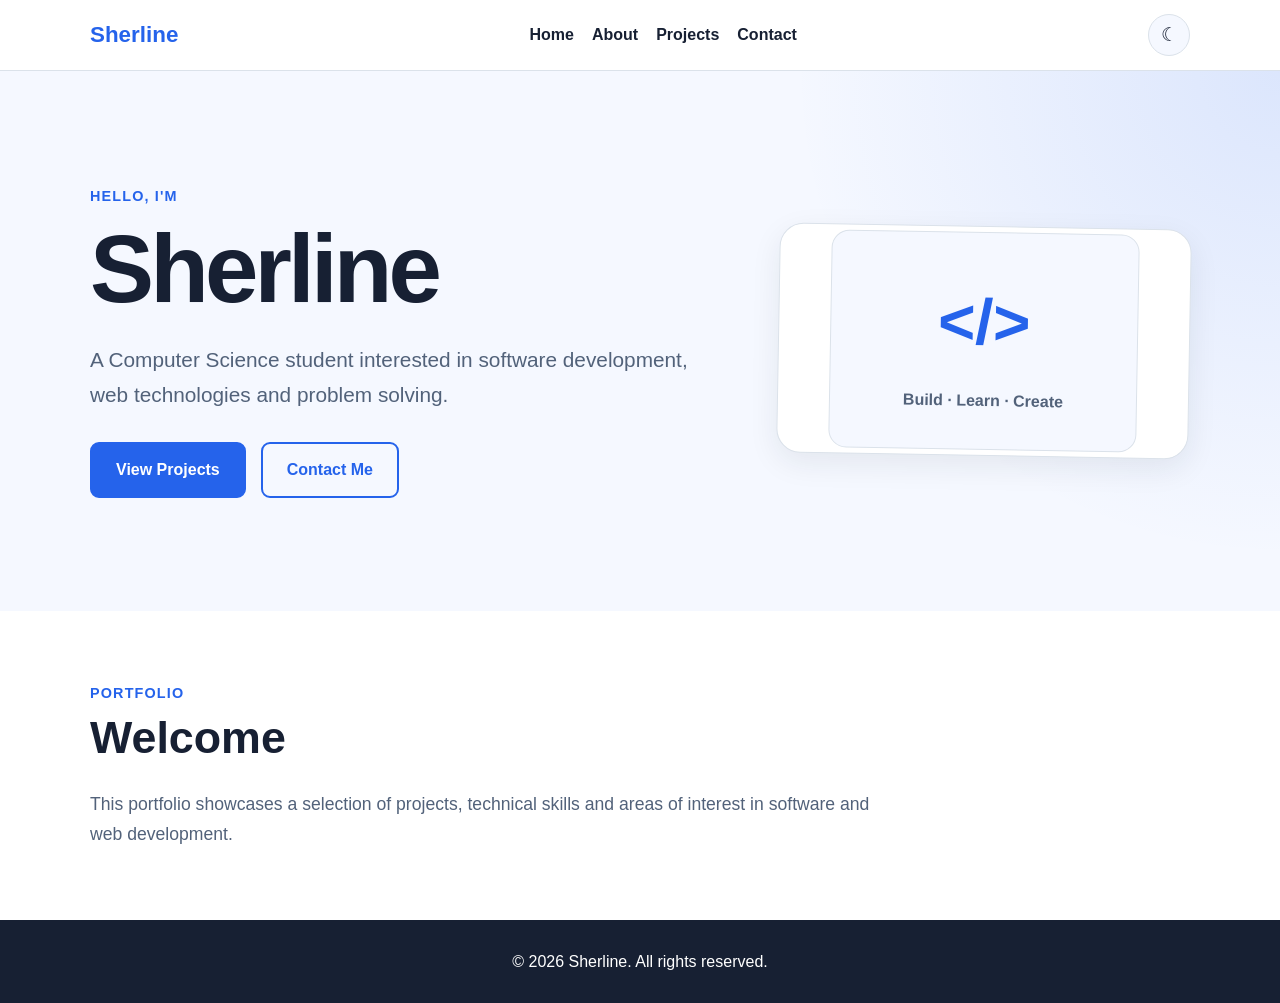
<file: index.html>
<!DOCTYPE html>
<html lang="en">

<head>
    <meta charset="UTF-8">
    <meta name="viewport" content="width=device-width, initial-scale=1.0">

    <meta name="description"
        content="Personal portfolio of Sherline showcasing skills, projects and interests.">

    <meta name="author" content="Sherline">

    <title>Sherline | Portfolio</title>

    <link rel="stylesheet" href="css/style.css">
</head>

<body>

    <header class="site-header">

        <div class="container header-content">

            <a href="index.html" class="logo" aria-label="Sherline portfolio home">
                Sherline
            </a>

            <nav aria-label="Main navigation">

                <ul class="nav-list">

                    <li>
                        <a href="index.html" aria-current="page">Home</a>
                    </li>

                    <li>
                        <a href="about.html">About</a>
                    </li>

                    <li>
                        <a href="projects.html">Projects</a>
                    </li>

                    <li>
                        <a href="contact.html">Contact</a>
                    </li>

                </ul>

            </nav>

            <button
                type="button"
                class="theme-toggle"
                id="themeToggle"
                aria-label="Switch to dark mode"
                aria-pressed="false">
                ☾
            </button>

        </div>

    </header>


    <main>

        <section class="hero" aria-labelledby="hero-title">

            <div class="container hero-grid">

                <div class="hero-content">

                    <p class="intro">Hello, I'm</p>

                    <h1 id="hero-title">Sherline</h1>

                    <p class="hero-text">
                        A Computer Science student interested in software
                        development, web technologies and problem solving.
                    </p>

                    <div class="hero-buttons">

                        <a href="projects.html" class="button">
                            View Projects
                        </a>

                        <a href="contact.html" class="button button-outline">
                            Contact Me
                        </a>

                    </div>

                </div>


                <div class="hero-card" aria-hidden="true">

                    <div class="hero-card-inner">
                        <span>&lt;/&gt;</span>
                        <p>Build · Learn · Create</p>
                    </div>

                </div>

            </div>

        </section>


        <section class="section" aria-labelledby="welcome-title">

            <div class="container">

                <div class="section-heading">

                    <p class="section-label">Portfolio</p>

                    <h2 id="welcome-title">Welcome</h2>

                </div>

                <p class="section-intro">
                    This portfolio showcases a selection of projects,
                    technical skills and areas of interest in software
                    and web development.
                </p>

            </div>

        </section>

    </main>


    <footer class="site-footer">

        <div class="container">

            <p>
                &copy; 2026 Sherline. All rights reserved.
            </p>

        </div>

    </footer>


    <script src="js/script.js"></script>

</body>

</html>
</file>
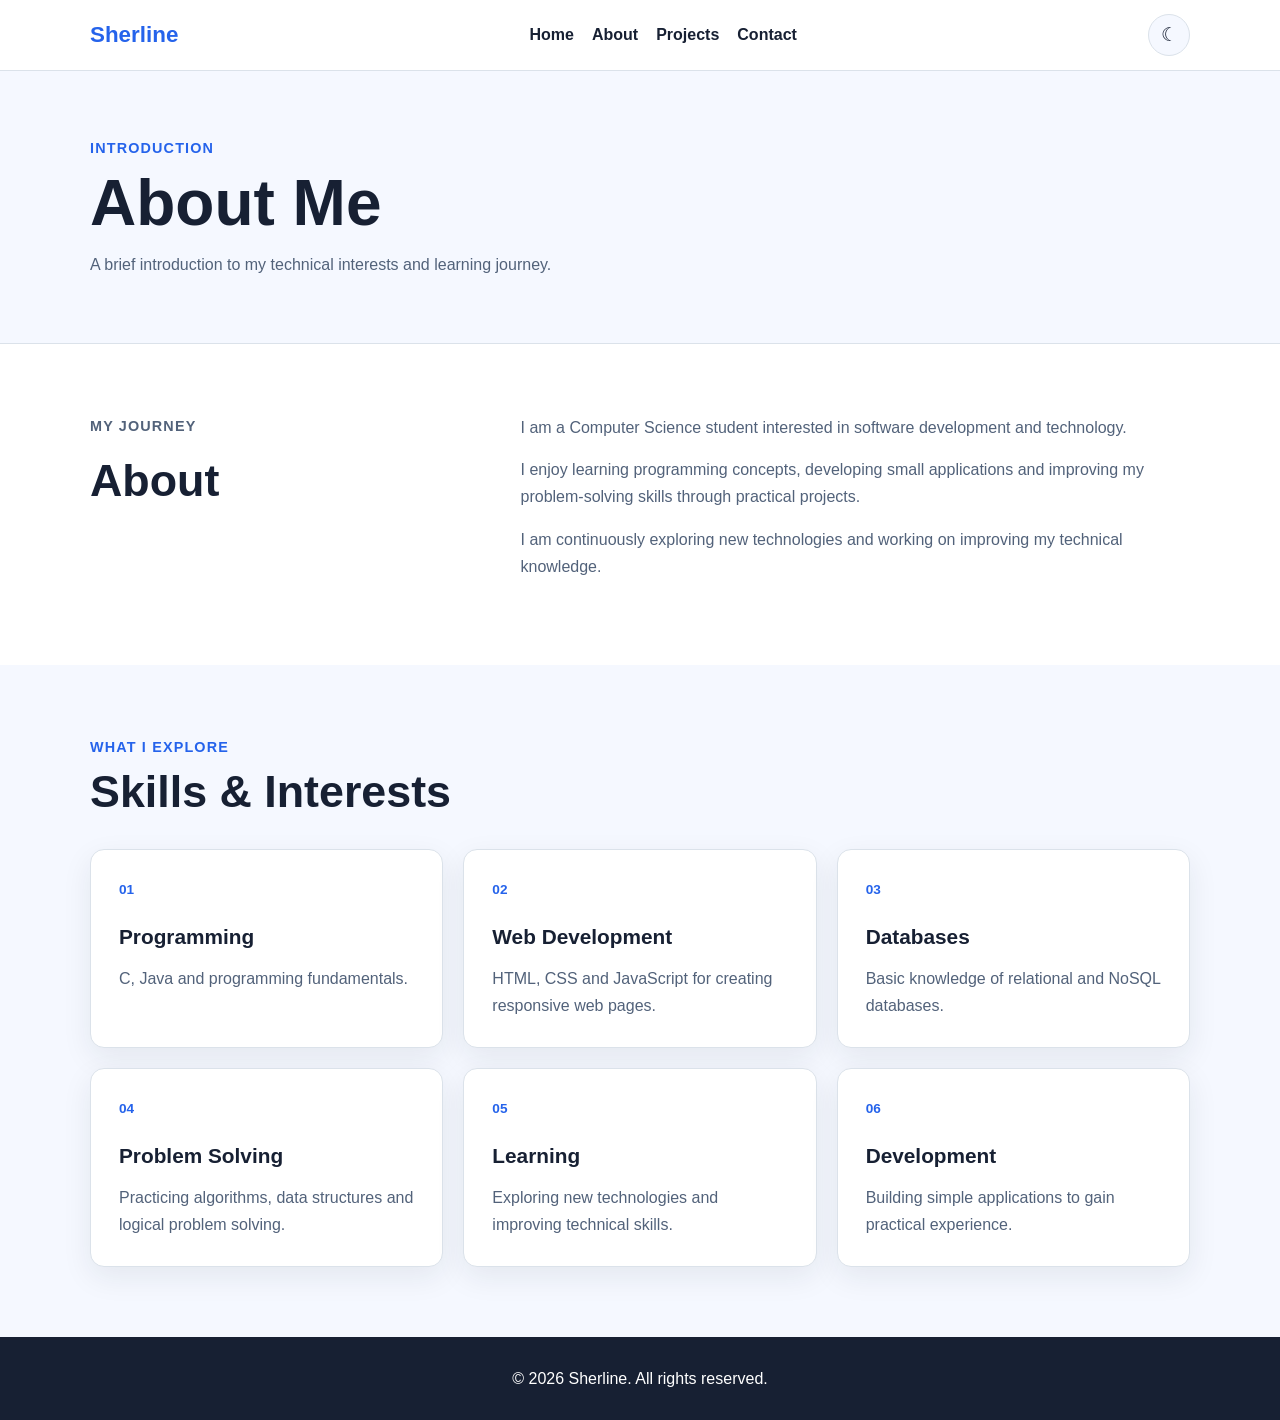
<file: about.html>
<!DOCTYPE html>
<html lang="en">

<head>
    <meta charset="UTF-8">
    <meta name="viewport" content="width=device-width, initial-scale=1.0">

    <meta name="description"
        content="About Sherline, including technical skills and areas of interest.">

    <meta name="author" content="Sherline">

    <title>About | Sherline</title>

    <link rel="stylesheet" href="css/style.css">
</head>

<body>

    <header class="site-header">

        <div class="container header-content">

            <a href="index.html" class="logo" aria-label="Sherline portfolio home">
                Sherline
            </a>

            <nav aria-label="Main navigation">

                <ul class="nav-list">

                    <li>
                        <a href="index.html">Home</a>
                    </li>

                    <li>
                        <a href="about.html" aria-current="page">About</a>
                    </li>

                    <li>
                        <a href="projects.html">Projects</a>
                    </li>

                    <li>
                        <a href="contact.html">Contact</a>
                    </li>

                </ul>

            </nav>

            <button
                type="button"
                class="theme-toggle"
                id="themeToggle"
                aria-label="Switch to dark mode"
                aria-pressed="false">
                ☾
            </button>

        </div>

    </header>


    <main>

        <section class="page-header" aria-labelledby="about-title">

            <div class="container">

                <p class="section-label">Introduction</p>

                <h1 id="about-title">About Me</h1>

                <p>
                    A brief introduction to my technical interests and
                    learning journey.
                </p>

            </div>

        </section>


        <section class="section" aria-labelledby="about-section-title">

            <div class="container about-grid">

                <div>

                    <p class="section-label">My Journey</p>

                    <h2 id="about-section-title">About</h2>

                </div>

                <div>

                    <p>
                        I am a Computer Science student interested in
                        software development and technology.
                    </p>

                    <p>
                        I enjoy learning programming concepts, developing
                        small applications and improving my problem-solving
                        skills through practical projects.
                    </p>

                    <p>
                        I am continuously exploring new technologies and
                        working on improving my technical knowledge.
                    </p>

                </div>

            </div>

        </section>


        <section class="section light-section" aria-labelledby="skills-title">

            <div class="container">

                <div class="section-heading">

                    <p class="section-label">What I Explore</p>

                    <h2 id="skills-title">Skills & Interests</h2>

                </div>


                <div class="card-grid">

                    <article class="card">

                        <span class="card-number">01</span>

                        <h3>Programming</h3>

                        <p>
                            C, Java and programming fundamentals.
                        </p>

                    </article>


                    <article class="card">

                        <span class="card-number">02</span>

                        <h3>Web Development</h3>

                        <p>
                            HTML, CSS and JavaScript for creating
                            responsive web pages.
                        </p>

                    </article>


                    <article class="card">

                        <span class="card-number">03</span>

                        <h3>Databases</h3>

                        <p>
                            Basic knowledge of relational and
                            NoSQL databases.
                        </p>

                    </article>


                    <article class="card">

                        <span class="card-number">04</span>

                        <h3>Problem Solving</h3>

                        <p>
                            Practicing algorithms, data structures
                            and logical problem solving.
                        </p>

                    </article>


                    <article class="card">

                        <span class="card-number">05</span>

                        <h3>Learning</h3>

                        <p>
                            Exploring new technologies and improving
                            technical skills.
                        </p>

                    </article>


                    <article class="card">

                        <span class="card-number">06</span>

                        <h3>Development</h3>

                        <p>
                            Building simple applications to gain
                            practical experience.
                        </p>

                    </article>

                </div>

            </div>

        </section>

    </main>


    <footer class="site-footer">

        <div class="container">

            <p>
                &copy; 2026 Sherline. All rights reserved.
            </p>

        </div>

    </footer>


    <script src="js/script.js"></script>

</body>

</html>
</file>
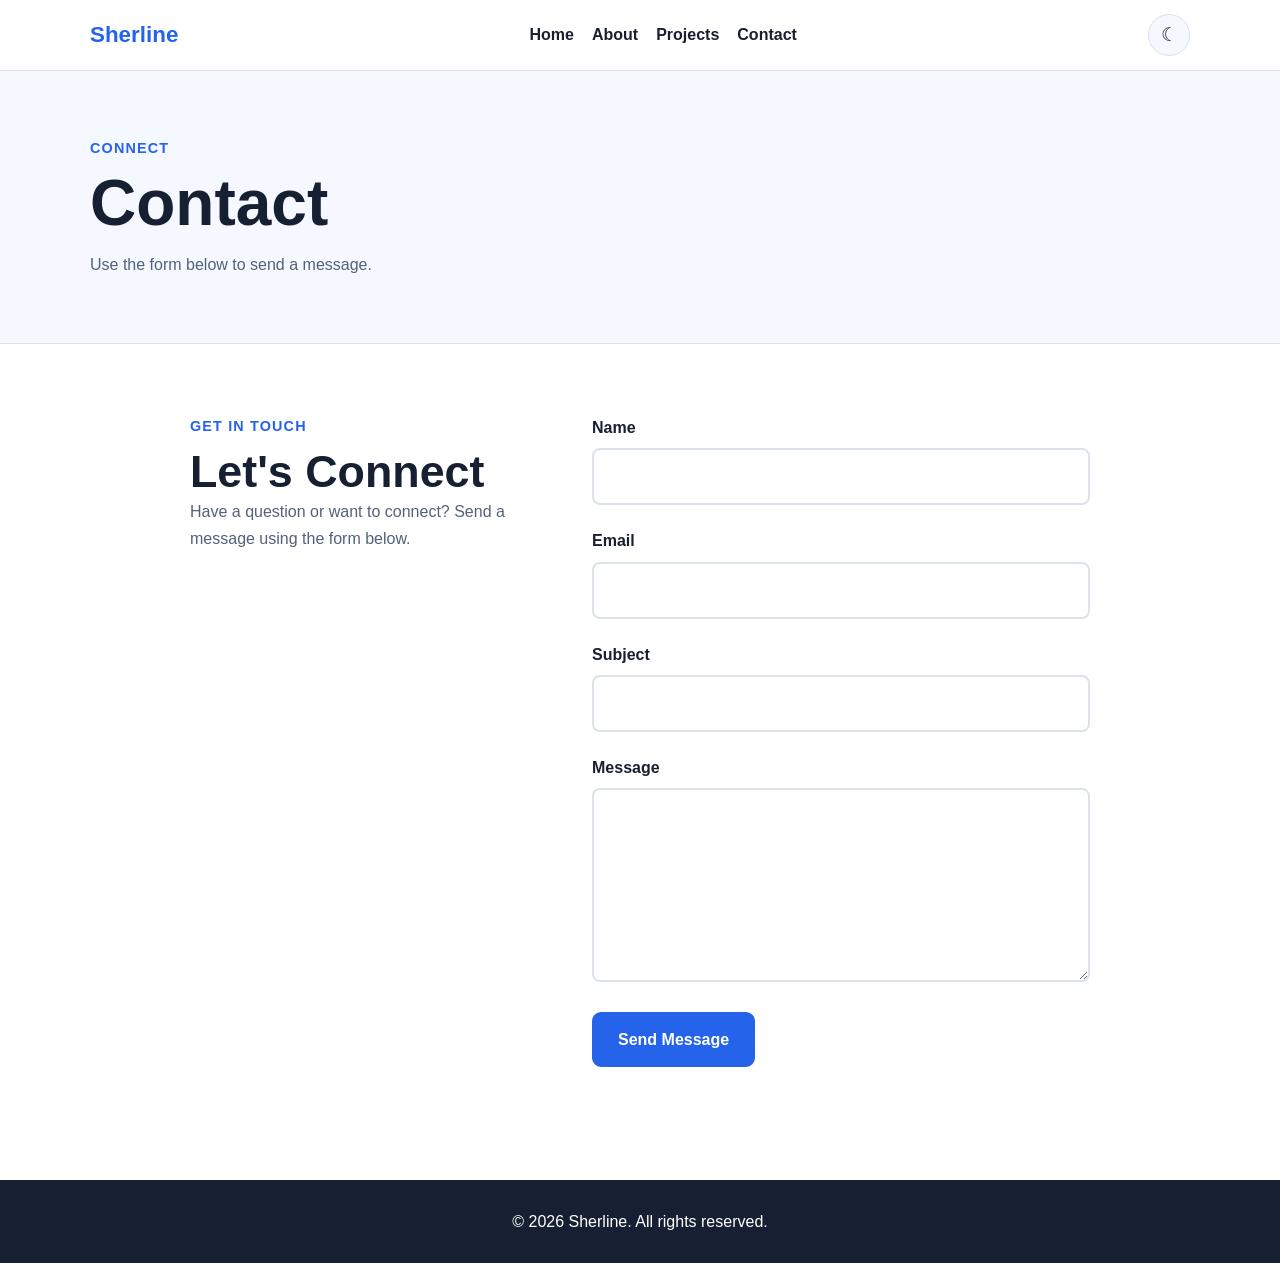
<file: contact.html>
<!DOCTYPE html>
<html lang="en">

<head>
    <meta charset="UTF-8">
    <meta name="viewport" content="width=device-width, initial-scale=1.0">

    <meta name="description"
        content="Contact form for the Sherline portfolio.">

    <meta name="author" content="Sherline">

    <title>Contact | Sherline</title>

    <link rel="stylesheet" href="css/style.css">
</head>

<body>

    <header class="site-header">

        <div class="container header-content">

            <a href="index.html" class="logo" aria-label="Sherline portfolio home">
                Sherline
            </a>

            <nav aria-label="Main navigation">

                <ul class="nav-list">

                    <li>
                        <a href="index.html">Home</a>
                    </li>

                    <li>
                        <a href="about.html">About</a>
                    </li>

                    <li>
                        <a href="projects.html">Projects</a>
                    </li>

                    <li>
                        <a href="contact.html" aria-current="page">
                            Contact
                        </a>
                    </li>

                </ul>

            </nav>

            <button
                type="button"
                class="theme-toggle"
                id="themeToggle"
                aria-label="Switch to dark mode"
                aria-pressed="false">
                ☾
            </button>

        </div>

    </header>


    <main>

        <section class="page-header" aria-labelledby="contact-title">

            <div class="container">

                <p class="section-label">Connect</p>

                <h1 id="contact-title">Contact</h1>

                <p>
                    Use the form below to send a message.
                </p>

            </div>

        </section>


        <section class="section" aria-labelledby="form-title">

            <div class="container contact-container">

                <div class="contact-intro">

                    <p class="section-label">Get in Touch</p>

                    <h2 id="form-title">Let's Connect</h2>

                    <p>
                        Have a question or want to connect? Send a message
                        using the form below.
                    </p>

                </div>


                <form id="contactForm">


                    <div class="form-group">

                        <label for="name">
                            Name
                        </label>

                        <input
                            type="text"
                            id="name"
                            name="name"
                            autocomplete="name"
                            required
                            aria-required="true">

                    </div>


                    <div class="form-group">

                        <label for="email">
                            Email
                        </label>

                        <input
                            type="email"
                            id="email"
                            name="email"
                            autocomplete="email"
                            required
                            aria-required="true">

                    </div>


                    <div class="form-group">

                        <label for="subject">
                            Subject
                        </label>

                        <input
                            type="text"
                            id="subject"
                            name="subject"
                            required
                            aria-required="true">

                    </div>


                    <div class="form-group">

                        <label for="message">
                            Message
                        </label>

                        <textarea
                            id="message"
                            name="message"
                            rows="6"
                            required
                            aria-required="true"></textarea>

                    </div>


                    <button type="submit" class="button">
                        Send Message
                    </button>


                    <p
                        id="formMessage"
                        class="form-message"
                        role="status"
                        aria-live="polite">
                    </p>

                </form>

            </div>

        </section>

    </main>


    <footer class="site-footer">

        <div class="container">

            <p>
                &copy; 2026 Sherline. All rights reserved.
            </p>

        </div>

    </footer>


    <script src="js/script.js"></script>

</body>

</html>
</file>
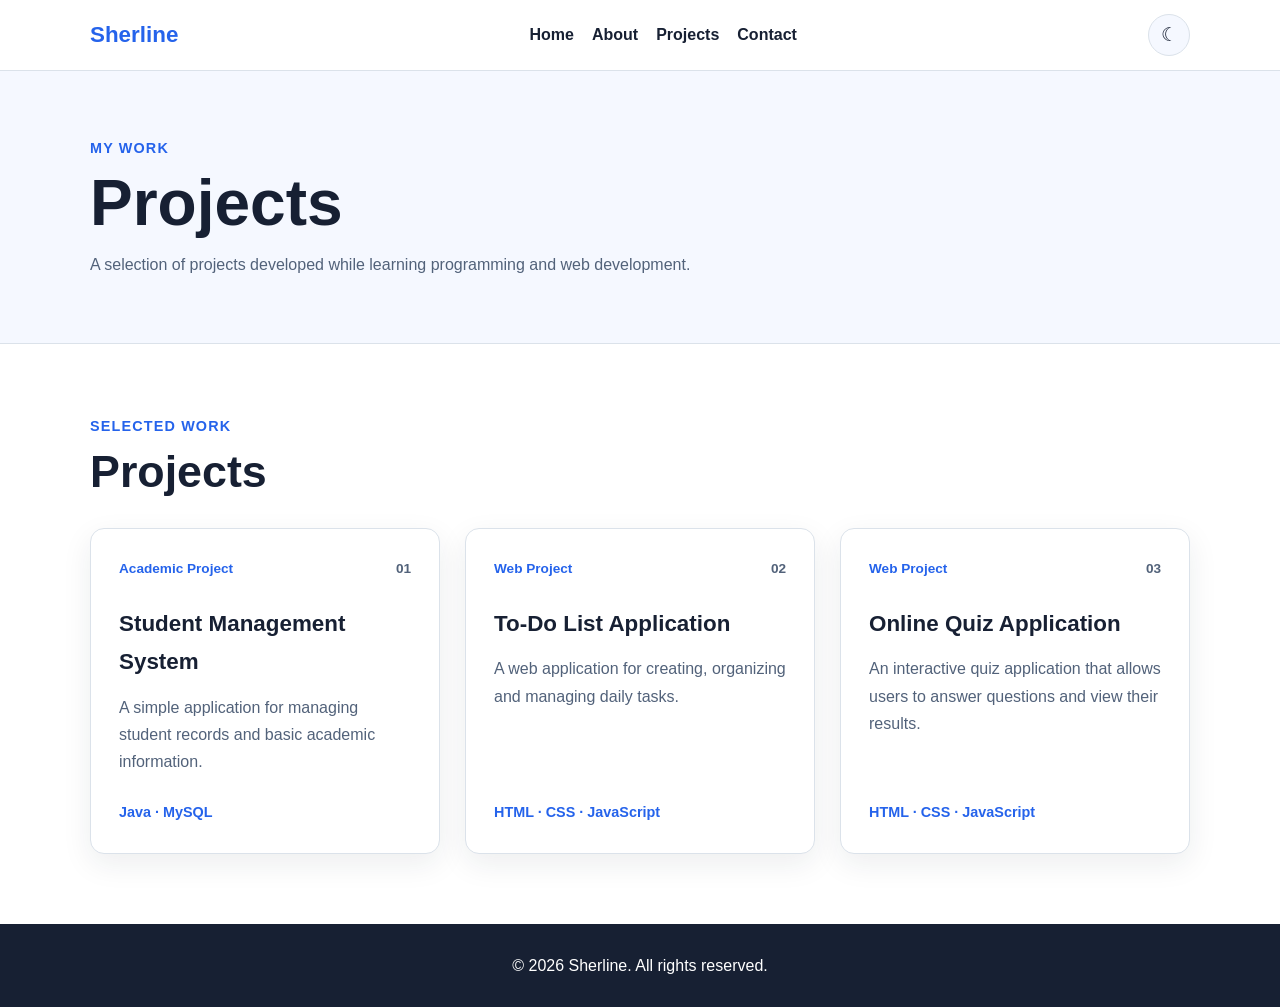
<file: projects.html>
<!DOCTYPE html>
<html lang="en">

<head>
    <meta charset="UTF-8">
    <meta name="viewport" content="width=device-width, initial-scale=1.0">

    <meta name="description"
        content="Selected student projects developed using programming and web technologies.">

    <meta name="author" content="Sherline">

    <title>Projects | Sherline</title>

    <link rel="stylesheet" href="css/style.css">
</head>

<body>

    <header class="site-header">

        <div class="container header-content">

            <a href="index.html" class="logo" aria-label="Sherline portfolio home">
                Sherline
            </a>

            <nav aria-label="Main navigation">

                <ul class="nav-list">

                    <li>
                        <a href="index.html">Home</a>
                    </li>

                    <li>
                        <a href="about.html">About</a>
                    </li>

                    <li>
                        <a href="projects.html" aria-current="page">
                            Projects
                        </a>
                    </li>

                    <li>
                        <a href="contact.html">Contact</a>
                    </li>

                </ul>

            </nav>

            <button
                type="button"
                class="theme-toggle"
                id="themeToggle"
                aria-label="Switch to dark mode"
                aria-pressed="false">
                ☾
            </button>

        </div>

    </header>


    <main>

        <section class="page-header" aria-labelledby="projects-title">

            <div class="container">

                <p class="section-label">My Work</p>

                <h1 id="projects-title">Projects</h1>

                <p>
                    A selection of projects developed while learning
                    programming and web development.
                </p>

            </div>

        </section>


        <section class="section" aria-labelledby="project-list-title">

            <div class="container">

                <div class="section-heading">

                    <p class="section-label">Selected Work</p>

                    <h2 id="project-list-title">Projects</h2>

                </div>


                <div class="project-grid">


                    <article class="project-card">

                        <div class="project-top">

                            <span class="project-type">
                                Academic Project
                            </span>

                            <span class="project-number">
                                01
                            </span>

                        </div>

                        <h3>
                            Student Management System
                        </h3>

                        <p>
                            A simple application for managing student
                            records and basic academic information.
                        </p>

                        <p class="tech">
                            Java &middot; MySQL
                        </p>

                    </article>


                    <article class="project-card">

                        <div class="project-top">

                            <span class="project-type">
                                Web Project
                            </span>

                            <span class="project-number">
                                02
                            </span>

                        </div>

                        <h3>
                            To-Do List Application
                        </h3>

                        <p>
                            A web application for creating, organizing
                            and managing daily tasks.
                        </p>

                        <p class="tech">
                            HTML &middot; CSS &middot; JavaScript
                        </p>

                    </article>


                    <article class="project-card">

                        <div class="project-top">

                            <span class="project-type">
                                Web Project
                            </span>

                            <span class="project-number">
                                03
                            </span>

                        </div>

                        <h3>
                            Online Quiz Application
                        </h3>

                        <p>
                            An interactive quiz application that allows
                            users to answer questions and view their results.
                        </p>

                        <p class="tech">
                            HTML &middot; CSS &middot; JavaScript
                        </p>

                    </article>


                </div>

            </div>

        </section>

    </main>


    <footer class="site-footer">

        <div class="container">

            <p>
                &copy; 2026 Sherline. All rights reserved.
            </p>

        </div>

    </footer>


    <script src="js/script.js"></script>

</body>

</html>
</file>
<file: css/style.css>
/* =========================
   CSS VARIABLES
========================= */

:root {
    --primary: #2563eb;
    --primary-dark: #1d4ed8;

    --background: #ffffff;
    --surface: #f5f8ff;
    --card: #ffffff;

    --text: #172033;
    --muted: #52627a;

    --border: #dbe2ea;

    --footer: #172033;

    --shadow: 0 10px 30px rgba(23, 32, 51, 0.08);

    --radius: 14px;

    --transition: 0.3s ease;
}


/* =========================
   DARK MODE VARIABLES
========================= */

[data-theme="dark"] {

    --primary: #60a5fa;
    --primary-dark: #93c5fd;

    --background: #0f172a;
    --surface: #172033;
    --card: #1e293b;

    --text: #f1f5f9;
    --muted: #cbd5e1;

    --border: #334155;

    --footer: #020617;

    --shadow: 0 10px 30px rgba(0, 0, 0, 0.25);
}


/* =========================
   RESET
========================= */

* {
    box-sizing: border-box;
    margin: 0;
    padding: 0;
}


html {
    scroll-behavior: smooth;
}


body {
    font-family: Arial, Helvetica, sans-serif;
    line-height: 1.7;

    color: var(--text);
    background: var(--background);

    transition:
        background-color var(--transition),
        color var(--transition);
}


img {
    max-width: 100%;
    display: block;
}


button,
input,
textarea {
    font: inherit;
}


.container {
    width: min(1100px, 90%);
    margin-inline: auto;
}


/* =========================
   HEADER - FLEXBOX
========================= */

.site-header {
    position: sticky;
    top: 0;
    z-index: 10;

    background: var(--background);
    border-bottom: 1px solid var(--border);

    transition:
        background-color var(--transition),
        border-color var(--transition);
}


.header-content {
    min-height: 70px;

    display: flex;
    align-items: center;
    justify-content: space-between;

    gap: 20px;
}


.logo {
    color: var(--primary);

    font-size: 1.4rem;
    font-weight: 800;

    text-decoration: none;
}


.nav-list {
    display: flex;

    flex-wrap: wrap;
    justify-content: center;

    gap: 18px;

    list-style: none;
}


.nav-list a {
    color: var(--text);

    text-decoration: none;

    font-weight: 700;

    transition: color var(--transition);
}


.nav-list a:hover {
    color: var(--primary);
}


/* =========================
   THEME BUTTON
========================= */

.theme-toggle {
    width: 42px;
    height: 42px;

    border: 1px solid var(--border);
    border-radius: 50%;

    background: var(--surface);
    color: var(--text);

    cursor: pointer;

    display: grid;
    place-items: center;

    font-size: 1.2rem;

    transition:
        transform var(--transition),
        background-color var(--transition),
        color var(--transition);
}


.theme-toggle:hover {
    transform: rotate(15deg);
}


/* =========================
   KEYBOARD ACCESSIBILITY
========================= */

a:focus-visible,
button:focus-visible,
input:focus-visible,
textarea:focus-visible {
    outline: 3px solid #f59e0b;
    outline-offset: 3px;
}


/* =========================
   HERO
========================= */

.hero {
    padding: 80px 0;

    background:
        radial-gradient(
            circle at top right,
            rgba(37, 99, 235, 0.12),
            transparent 35%
        ),
        var(--surface);

    transition: background-color var(--transition);
}


.hero-grid {
    display: grid;

    grid-template-columns: 1fr;

    gap: 50px;

    align-items: center;
}


.hero-content {
    max-width: 700px;
}


.intro,
.section-label {
    color: var(--primary);

    font-size: 0.9rem;
    font-weight: 800;

    letter-spacing: 0.08em;
    text-transform: uppercase;
}


.hero h1 {
    font-size: clamp(3.2rem, 12vw, 6rem);

    line-height: 1;

    margin: 12px 0 25px;

    letter-spacing: -0.04em;
}


.hero-text {
    max-width: 700px;

    color: var(--muted);

    font-size: clamp(1.05rem, 2vw, 1.3rem);
}


.hero-buttons {
    display: flex;

    flex-wrap: wrap;

    gap: 15px;

    margin-top: 30px;
}


/* =========================
   HERO DECORATIVE CARD
========================= */

.hero-card {
    display: grid;
    place-items: center;

    min-height: 230px;

    border: 1px solid var(--border);
    border-radius: 24px;

    background: var(--card);

    box-shadow: var(--shadow);

    transform: rotate(1deg);

    transition:
        transform var(--transition),
        background-color var(--transition);
}


.hero-card:hover {
    transform: rotate(0deg) translateY(-5px);
}


.hero-card-inner {
    width: 75%;
    padding: 35px;

    border: 1px solid var(--border);
    border-radius: 18px;

    text-align: center;

    background: var(--surface);
}


.hero-card-inner span {
    color: var(--primary);

    font-size: 4rem;
    font-weight: 800;
}


.hero-card-inner p {
    margin-top: 10px;

    color: var(--muted);
    font-weight: 700;
}


/* =========================
   BUTTONS
========================= */

.button {
    display: inline-block;

    padding: 12px 24px;

    border: 2px solid var(--primary);
    border-radius: 9px;

    background: var(--primary);
    color: #ffffff;

    font-size: 1rem;
    font-weight: 700;

    text-decoration: none;

    cursor: pointer;

    transition:
        background-color var(--transition),
        transform var(--transition),
        box-shadow var(--transition);
}


.button:hover {
    background: var(--primary-dark);
    border-color: var(--primary-dark);

    transform: translateY(-2px);

    box-shadow: 0 8px 20px rgba(37, 99, 235, 0.2);
}


.button-outline {
    background: transparent;
    color: var(--primary);
}


.button-outline:hover {
    color: #ffffff;
}


/* =========================
   PAGE HEADER
========================= */

.page-header {
    padding: 65px 0;

    background: var(--surface);

    border-bottom: 1px solid var(--border);
}


.page-header h1 {
    margin: 8px 0 12px;

    font-size: clamp(2.4rem, 7vw, 4rem);

    line-height: 1.1;
}


.page-header p:last-child {
    max-width: 650px;

    color: var(--muted);
}


/* =========================
   SECTIONS
========================= */

.section {
    padding: 70px 0;
}


.section-heading {
    margin-bottom: 25px;
}


.section h2 {
    margin-top: 6px;

    font-size: clamp(2rem, 5vw, 2.8rem);

    line-height: 1.2;
}


.section-intro {
    max-width: 800px;

    color: var(--muted);

    font-size: 1.1rem;
}


.light-section {
    background: var(--surface);
}


/* =========================
   ABOUT - CSS GRID
========================= */

.about-grid {
    display: grid;

    grid-template-columns: 1fr;

    gap: 30px;
}


.about-grid p {
    max-width: 750px;

    margin-bottom: 15px;

    color: var(--muted);
}


/* =========================
   SKILL CARDS - CSS GRID
========================= */

.card-grid {
    display: grid;

    grid-template-columns: 1fr;

    gap: 20px;

    margin-top: 30px;
}


.card {
    position: relative;

    padding: 28px;

    background: var(--card);

    border: 1px solid var(--border);
    border-radius: var(--radius);

    box-shadow: var(--shadow);

    transition:
        transform var(--transition),
        border-color var(--transition),
        background-color var(--transition);
}


.card:hover {
    transform: translateY(-5px);

    border-color: var(--primary);
}


.card-number {
    display: block;

    margin-bottom: 18px;

    color: var(--primary);

    font-size: 0.85rem;
    font-weight: 800;
}


.card h3 {
    margin-bottom: 10px;

    font-size: 1.3rem;
}


.card p {
    color: var(--muted);
}


/* =========================
   PROJECT GRID
========================= */

.project-grid {
    display: grid;

    grid-template-columns: 1fr;

    gap: 25px;

    margin-top: 30px;
}


.project-card {
    display: flex;

    flex-direction: column;

    min-height: 300px;

    padding: 28px;

    background: var(--card);

    border: 1px solid var(--border);
    border-radius: var(--radius);

    box-shadow: var(--shadow);

    transition:
        transform var(--transition),
        border-color var(--transition),
        background-color var(--transition);
}


.project-card:hover {
    transform: translateY(-6px);

    border-color: var(--primary);
}


.project-top {
    display: flex;

    align-items: center;
    justify-content: space-between;

    margin-bottom: 25px;
}


.project-type {
    color: var(--primary);

    font-size: 0.85rem;
    font-weight: 800;
}


.project-number {
    color: var(--muted);

    font-size: 0.85rem;
    font-weight: 800;
}


.project-card h3 {
    margin-bottom: 12px;

    font-size: 1.4rem;
}


.project-card > p:not(.tech) {
    color: var(--muted);
}


.tech {
    margin-top: auto;
    padding-top: 25px;

    color: var(--primary);

    font-size: 0.9rem;
    font-weight: 700;
}


/* =========================
   CONTACT
========================= */

.contact-container {
    display: grid;

    grid-template-columns: 1fr;

    gap: 35px;

    max-width: 900px;
}


.contact-intro p:last-child {
    max-width: 600px;

    color: var(--muted);
}


.form-group {
    margin-bottom: 22px;
}


label {
    display: block;

    margin-bottom: 7px;

    font-weight: 700;
}


input,
textarea {
    width: 100%;

    padding: 13px 14px;

    border: 2px solid var(--border);
    border-radius: 8px;

    background: var(--background);
    color: var(--text);

    transition:
        border-color var(--transition),
        background-color var(--transition);
}


input:focus,
textarea:focus {
    border-color: var(--primary);

    outline: none;
}


textarea {
    resize: vertical;
}


.form-message {
    min-height: 28px;

    margin-top: 15px;

    color: var(--primary);

    font-weight: 700;
}


/* =========================
   FOOTER
========================= */

.site-footer {
    padding: 28px 0;

    background: var(--footer);
    color: #ffffff;

    text-align: center;
}


.site-footer p {
    margin: 0;
}


/* =========================
   TABLET
========================= */

@media (min-width: 600px) {

    .card-grid {
        grid-template-columns: repeat(2, 1fr);
    }

    .project-grid {
        grid-template-columns: repeat(2, 1fr);
    }

}


/* =========================
   DESKTOP
========================= */

@media (min-width: 900px) {

    .hero {
        min-height: 540px;

        display: grid;
        align-items: center;
    }


    .hero-grid {
        grid-template-columns: 1.2fr 0.8fr;

        gap: 70px;
    }


    .about-grid {
        grid-template-columns: 0.7fr 1.3fr;

        gap: 70px;
    }


    .card-grid {
        grid-template-columns: repeat(3, 1fr);
    }


    .project-grid {
        grid-template-columns: repeat(3, 1fr);
    }


    .contact-container {
        grid-template-columns: 0.8fr 1.2fr;

        gap: 70px;
    }

}


/* =========================
   REDUCED MOTION
========================= */

@media (prefers-reduced-motion: reduce) {

    html {
        scroll-behavior: auto;
    }

    *,
    *::before,
    *::after {
        transition: none !important;
        animation: none !important;
    }

}
</file>
